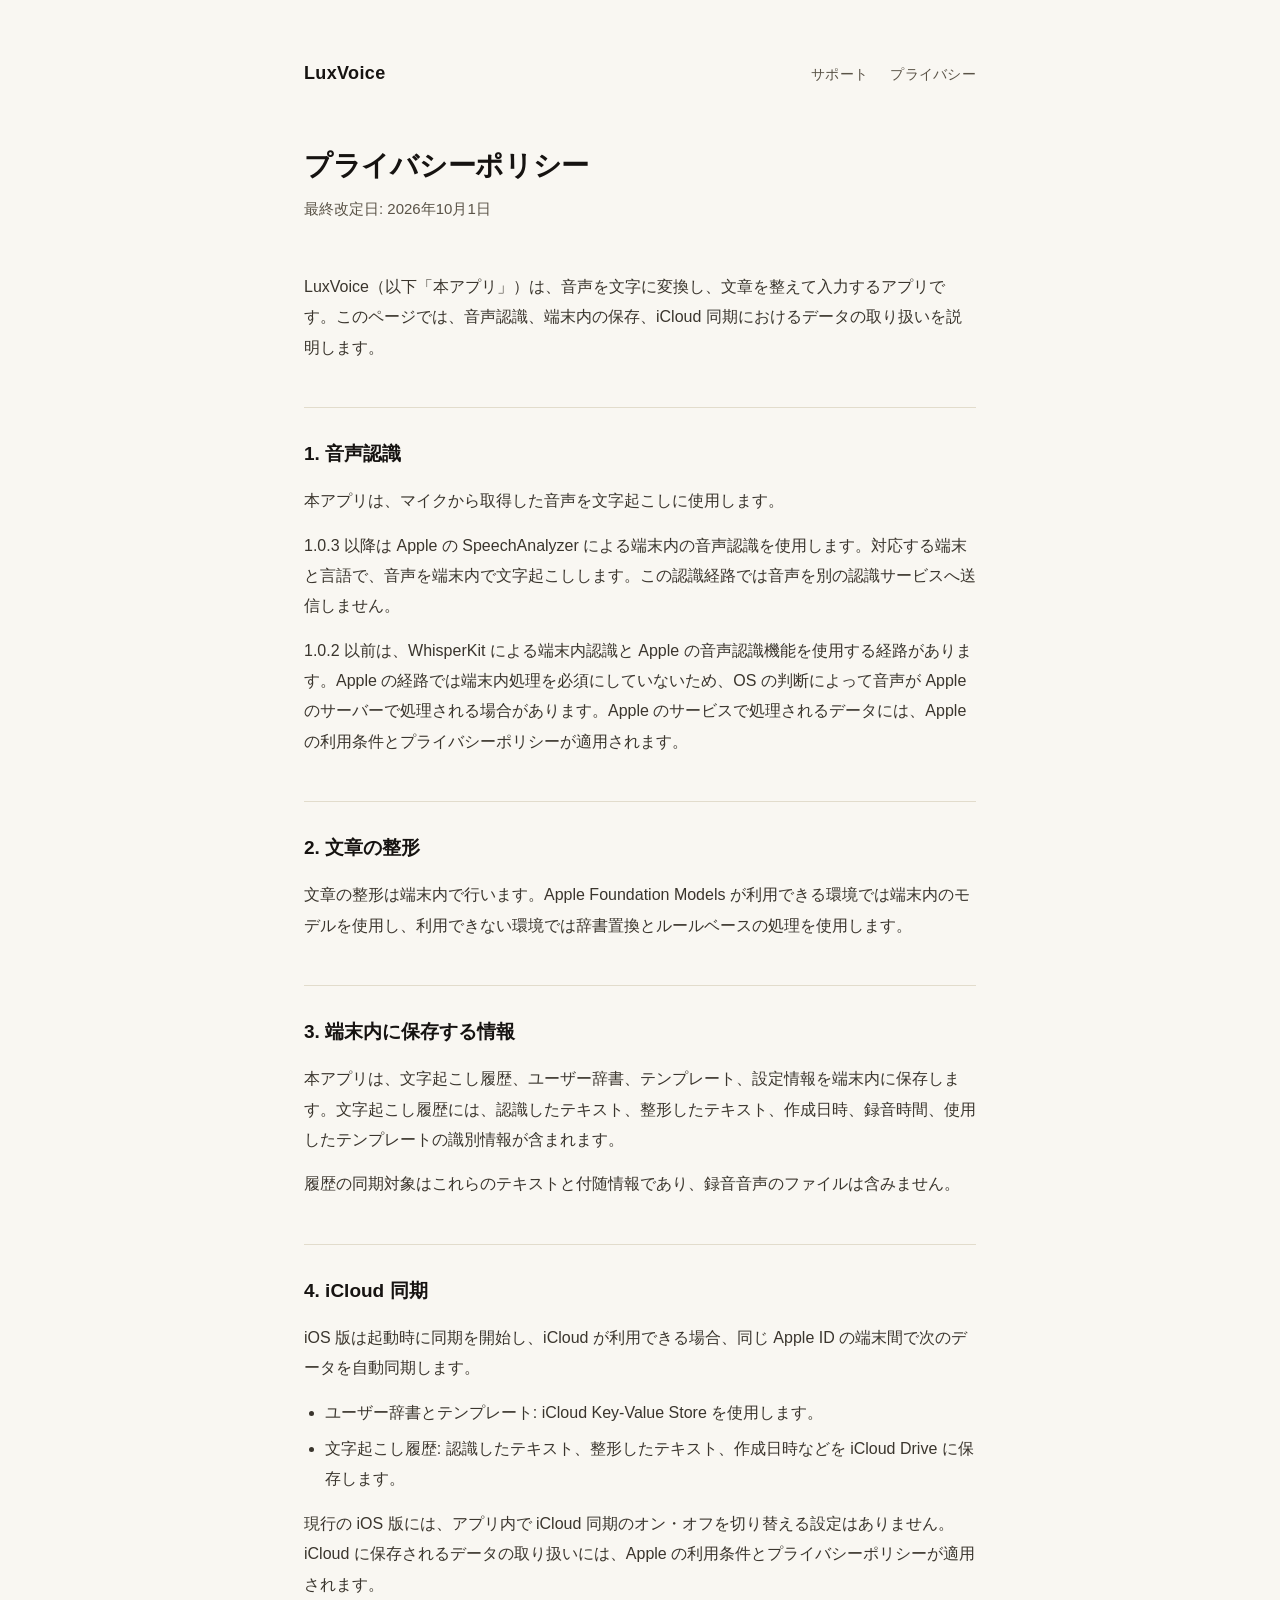
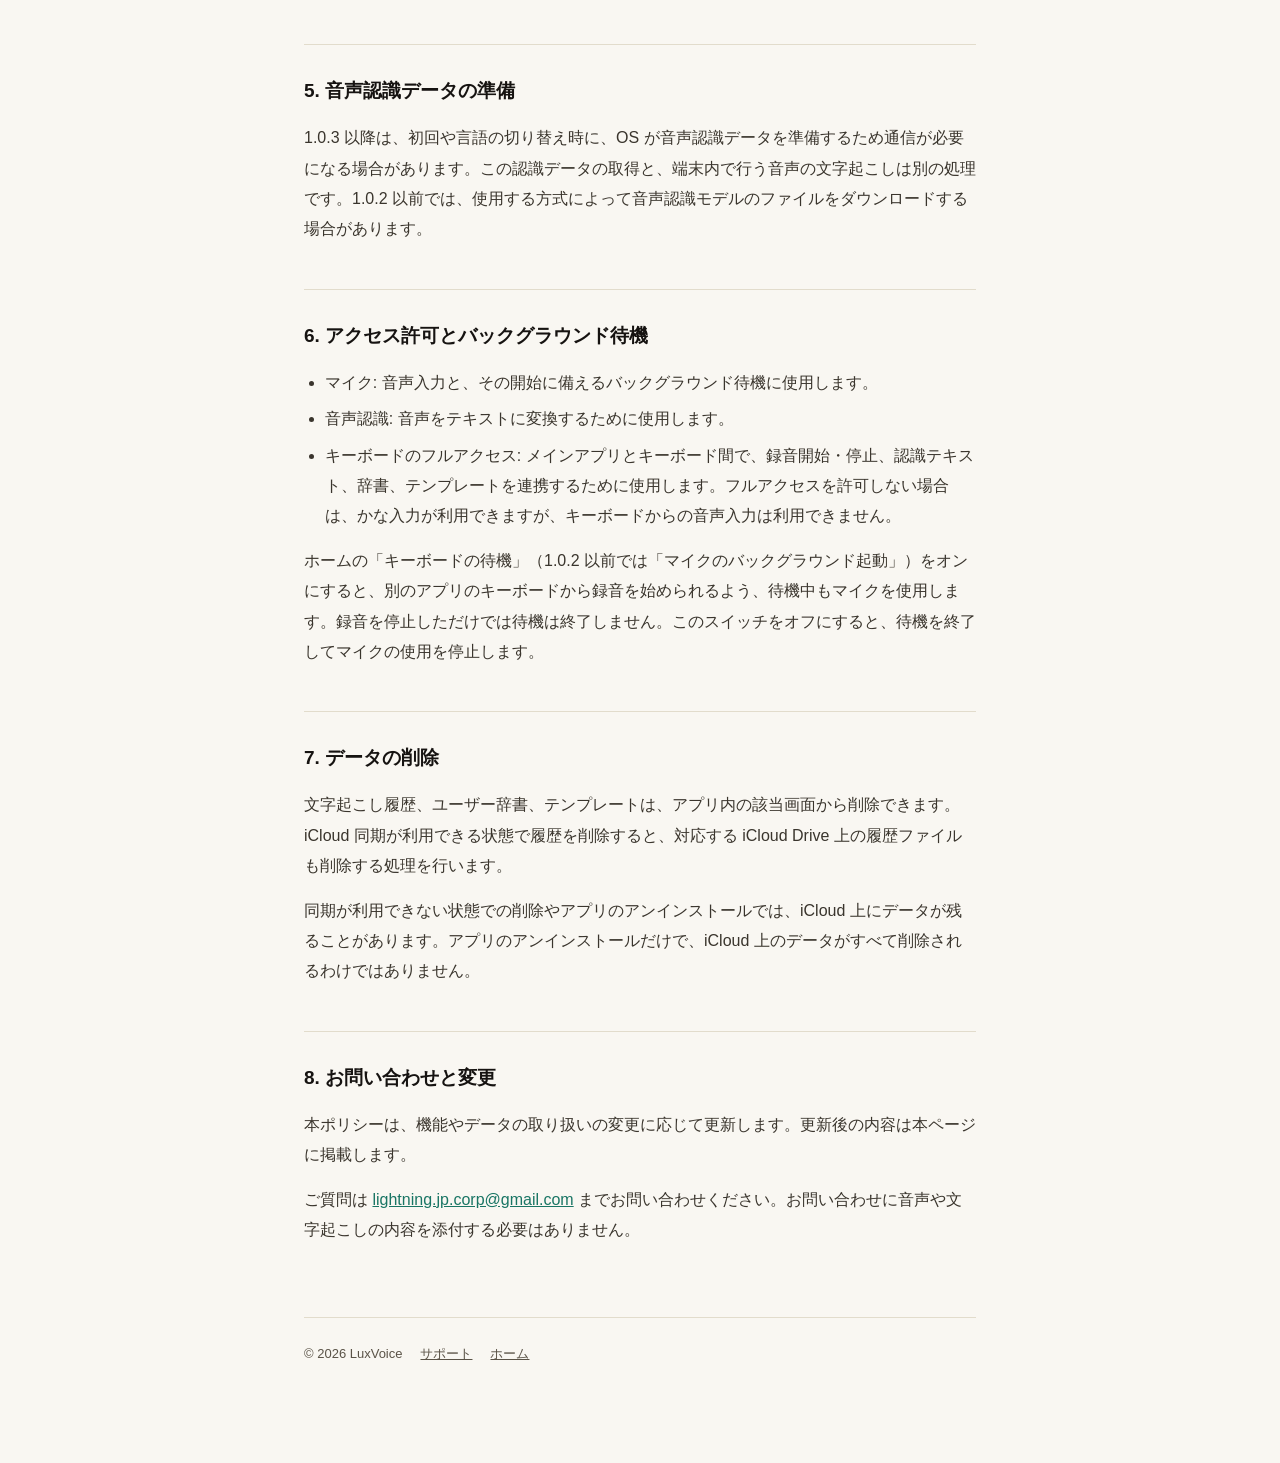
<file: privacy/index.html>
<!doctype html><html lang="ja"><head>
<meta charset="utf-8"><meta name="viewport" content="width=device-width,initial-scale=1">
<title>プライバシーポリシー — LuxVoice</title>
<link rel="stylesheet" href="../style.css">
</head><body><div class="wrap">
<header class="site"><a href="../">LuxVoice</a><nav><a href="../support/">サポート</a><a href="./">プライバシー</a></nav></header>

<h1>プライバシーポリシー</h1>

<p class="lead">最終改定日: 2026年10月1日</p>

<p>LuxVoice（以下「本アプリ」）は、音声を文字に変換し、文章を整えて入力するアプリです。このページでは、音声認識、端末内の保存、iCloud 同期におけるデータの取り扱いを説明します。</p>

<h2>1. 音声認識</h2>

<p>本アプリは、マイクから取得した音声を文字起こしに使用します。</p>

<p>1.0.3 以降は Apple の SpeechAnalyzer による端末内の音声認識を使用します。対応する端末と言語で、音声を端末内で文字起こしします。この認識経路では音声を別の認識サービスへ送信しません。</p>

<p>1.0.2 以前は、WhisperKit による端末内認識と Apple の音声認識機能を使用する経路があります。Apple の経路では端末内処理を必須にしていないため、OS の判断によって音声が Apple のサーバーで処理される場合があります。Apple のサービスで処理されるデータには、Apple の利用条件とプライバシーポリシーが適用されます。</p>

<h2>2. 文章の整形</h2>

<p>文章の整形は端末内で行います。Apple Foundation Models が利用できる環境では端末内のモデルを使用し、利用できない環境では辞書置換とルールベースの処理を使用します。</p>

<h2>3. 端末内に保存する情報</h2>

<p>本アプリは、文字起こし履歴、ユーザー辞書、テンプレート、設定情報を端末内に保存します。文字起こし履歴には、認識したテキスト、整形したテキスト、作成日時、録音時間、使用したテンプレートの識別情報が含まれます。</p>

<p>履歴の同期対象はこれらのテキストと付随情報であり、録音音声のファイルは含みません。</p>

<h2>4. iCloud 同期</h2>

<p>iOS 版は起動時に同期を開始し、iCloud が利用できる場合、同じ Apple ID の端末間で次のデータを自動同期します。</p>

<ul>
<li>ユーザー辞書とテンプレート: iCloud Key-Value Store を使用します。</li>
<li>文字起こし履歴: 認識したテキスト、整形したテキスト、作成日時などを iCloud Drive に保存します。</li>
</ul>

<p>現行の iOS 版には、アプリ内で iCloud 同期のオン・オフを切り替える設定はありません。iCloud に保存されるデータの取り扱いには、Apple の利用条件とプライバシーポリシーが適用されます。</p>

<h2>5. 音声認識データの準備</h2>

<p>1.0.3 以降は、初回や言語の切り替え時に、OS が音声認識データを準備するため通信が必要になる場合があります。この認識データの取得と、端末内で行う音声の文字起こしは別の処理です。1.0.2 以前では、使用する方式によって音声認識モデルのファイルをダウンロードする場合があります。</p>

<h2>6. アクセス許可とバックグラウンド待機</h2>

<ul>
<li>マイク: 音声入力と、その開始に備えるバックグラウンド待機に使用します。</li>
<li>音声認識: 音声をテキストに変換するために使用します。</li>
<li>キーボードのフルアクセス: メインアプリとキーボード間で、録音開始・停止、認識テキスト、辞書、テンプレートを連携するために使用します。フルアクセスを許可しない場合は、かな入力が利用できますが、キーボードからの音声入力は利用できません。</li>
</ul>

<p>ホームの「キーボードの待機」（1.0.2 以前では「マイクのバックグラウンド起動」）をオンにすると、別のアプリのキーボードから録音を始められるよう、待機中もマイクを使用します。録音を停止しただけでは待機は終了しません。このスイッチをオフにすると、待機を終了してマイクの使用を停止します。</p>

<h2>7. データの削除</h2>

<p>文字起こし履歴、ユーザー辞書、テンプレートは、アプリ内の該当画面から削除できます。iCloud 同期が利用できる状態で履歴を削除すると、対応する iCloud Drive 上の履歴ファイルも削除する処理を行います。</p>

<p>同期が利用できない状態での削除やアプリのアンインストールでは、iCloud 上にデータが残ることがあります。アプリのアンインストールだけで、iCloud 上のデータがすべて削除されるわけではありません。</p>

<h2>8. お問い合わせと変更</h2>

<p>本ポリシーは、機能やデータの取り扱いの変更に応じて更新します。更新後の内容は本ページに掲載します。</p>

<p>ご質問は <a href="mailto:lightning.jp.corp@gmail.com">lightning.jp.corp@gmail.com</a> までお問い合わせください。お問い合わせに音声や文字起こしの内容を添付する必要はありません。</p>

<footer class="site"><span>© 2026 LuxVoice</span><a href="../support/">サポート</a><a href="../">ホーム</a></footer>
</div></body></html>
</file>
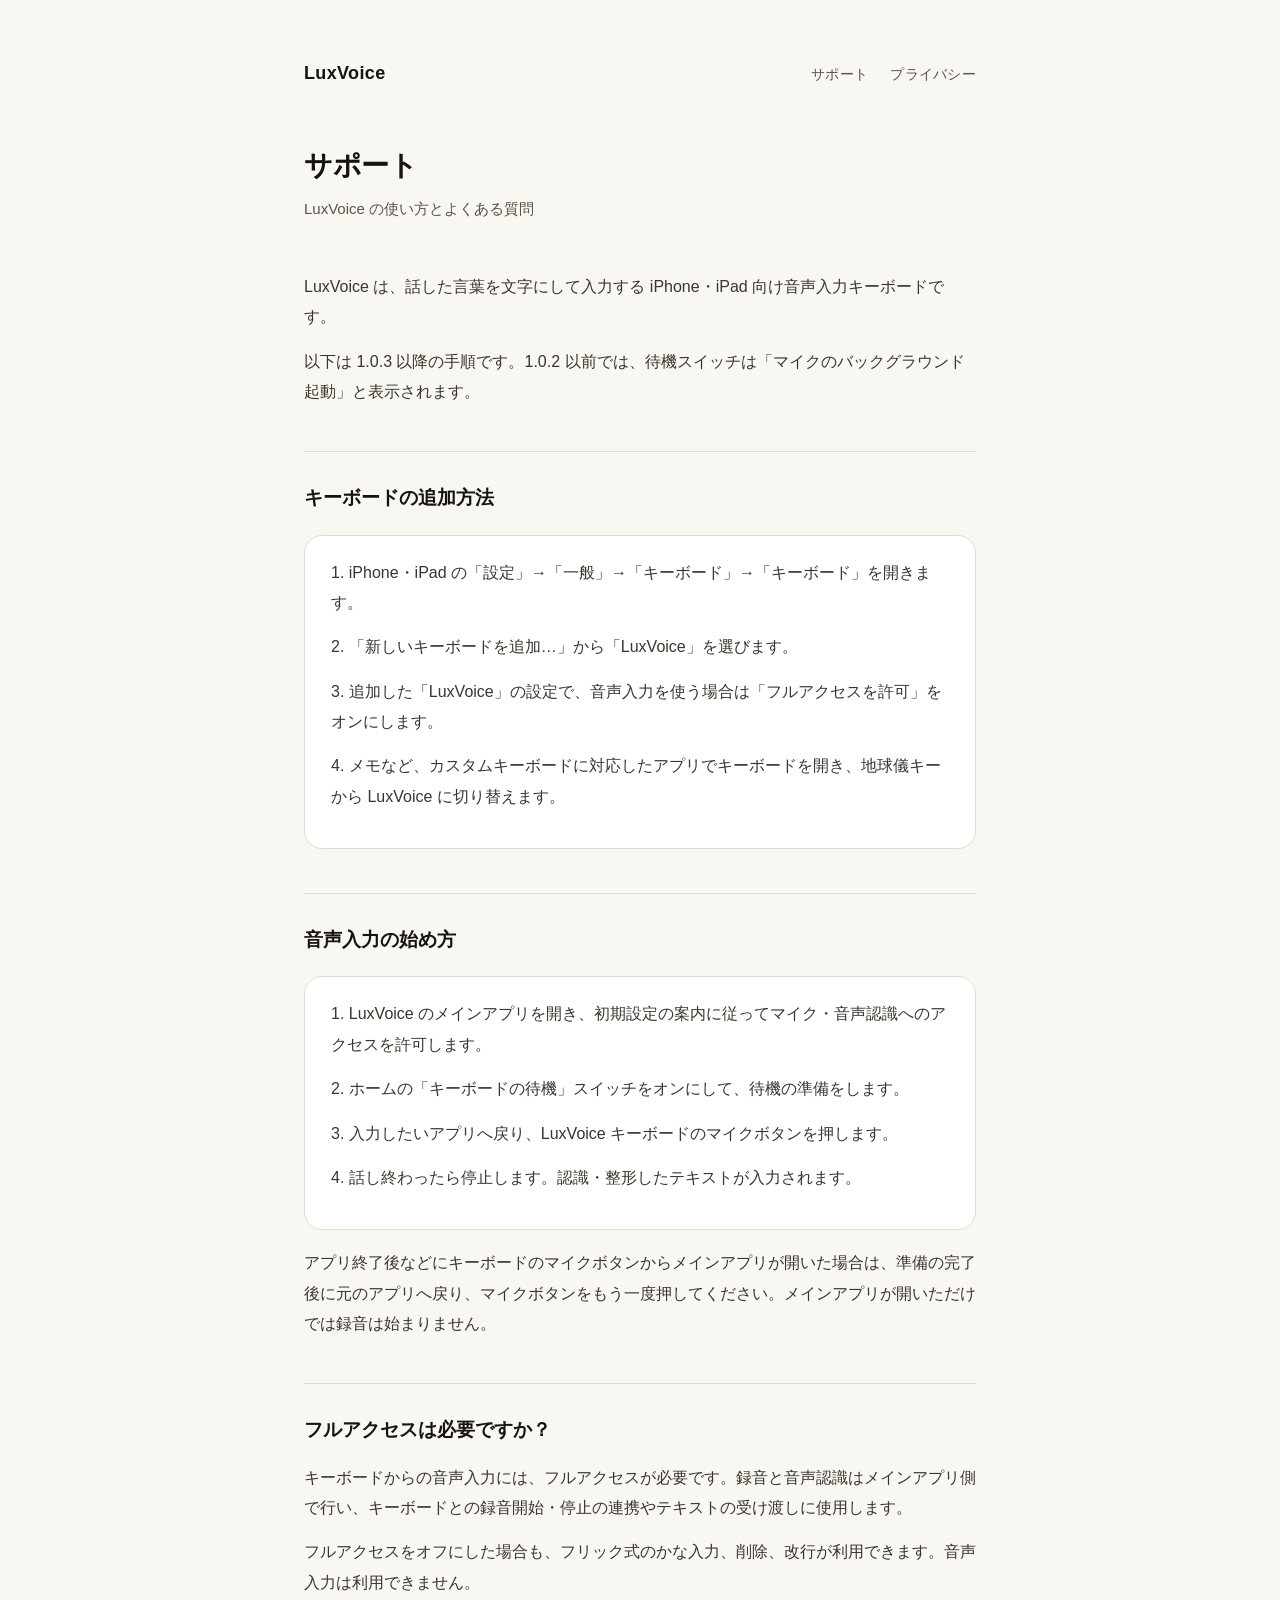
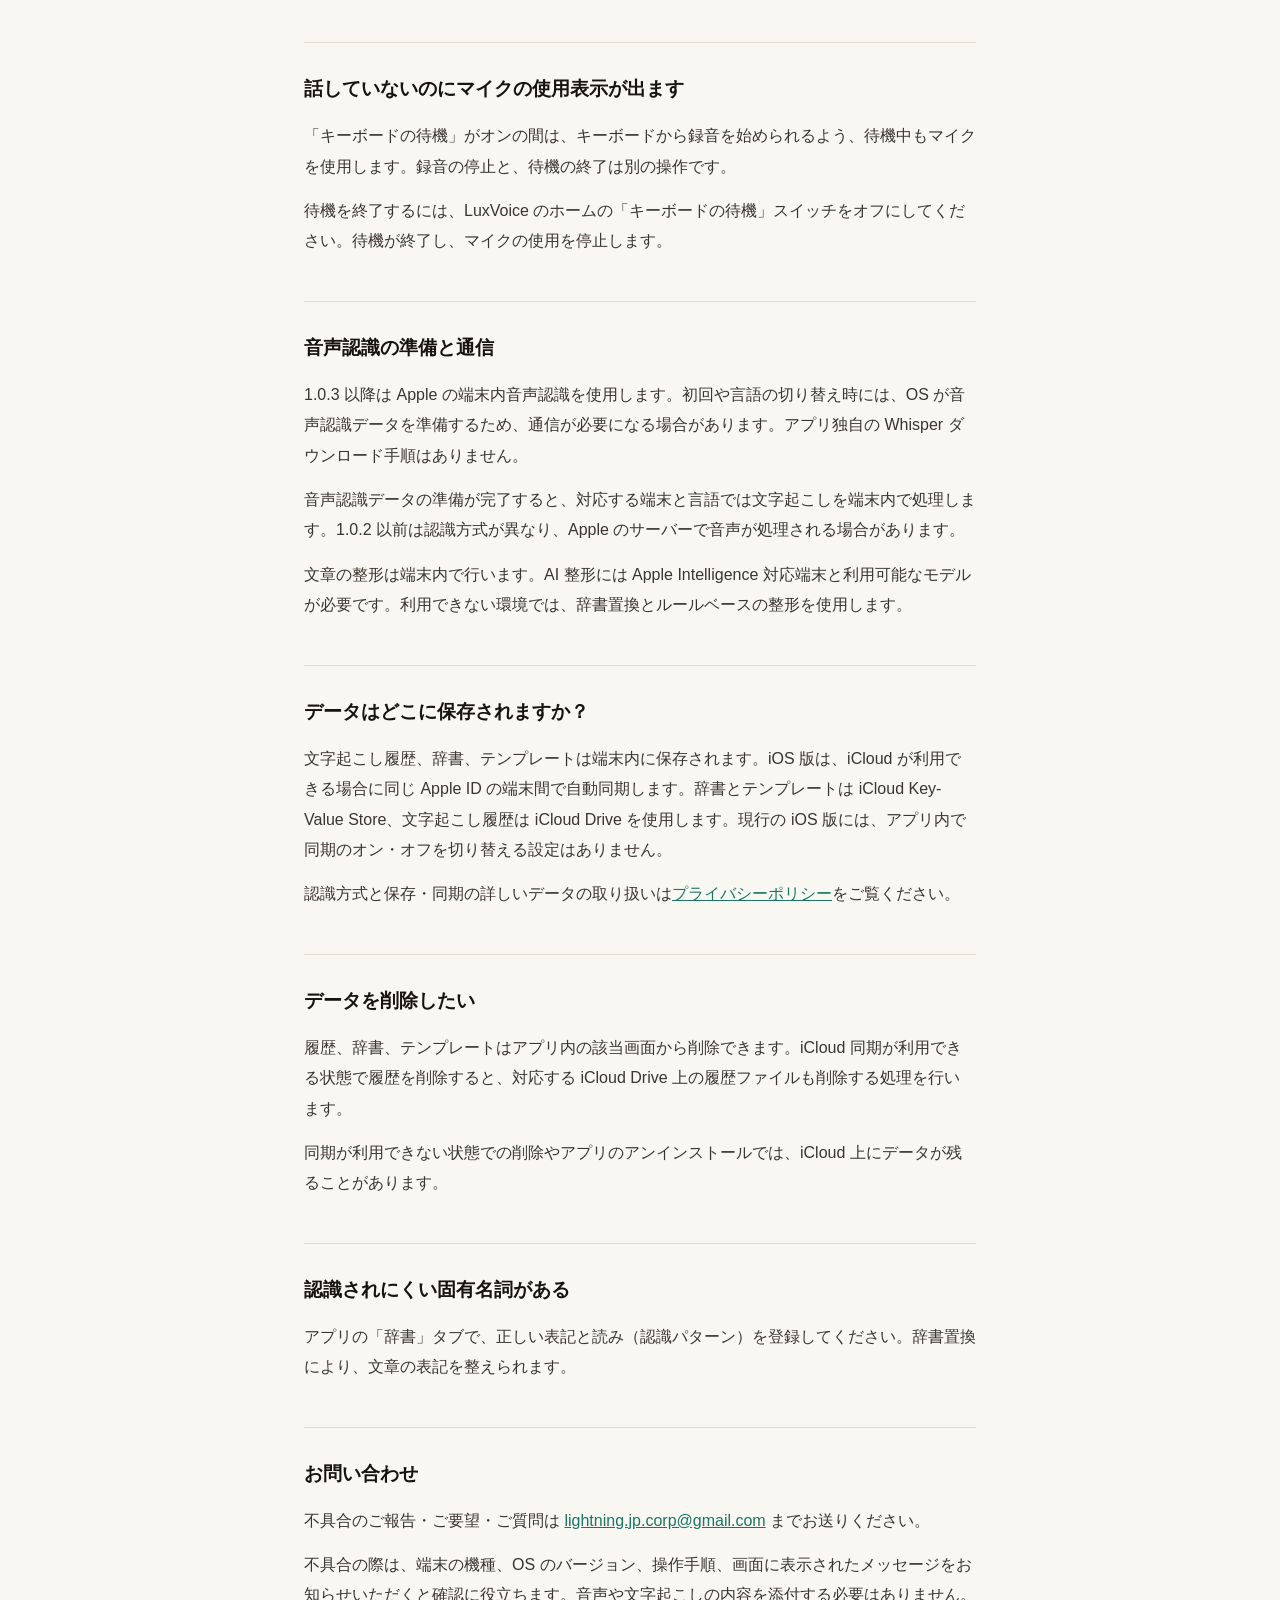
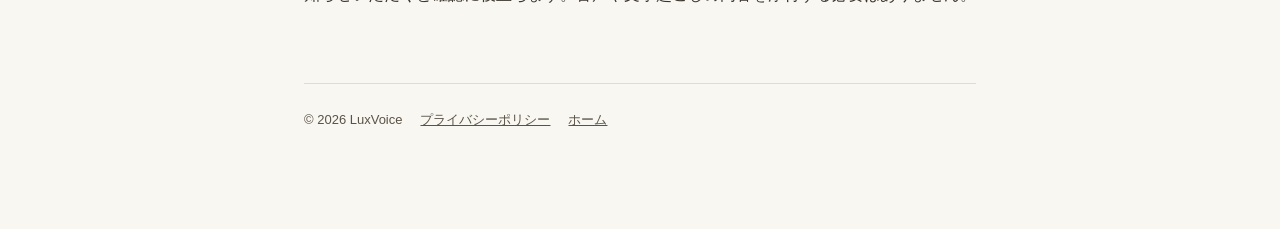
<file: support/index.html>
<!doctype html><html lang="ja"><head>
<meta charset="utf-8"><meta name="viewport" content="width=device-width,initial-scale=1">
<title>サポート — LuxVoice</title>
<link rel="stylesheet" href="../style.css">
</head><body><div class="wrap">
<header class="site"><a href="../">LuxVoice</a><nav><a href="./">サポート</a><a href="../privacy/">プライバシー</a></nav></header>

<h1>サポート</h1>

<p class="lead">LuxVoice の使い方とよくある質問</p>

<p>LuxVoice は、話した言葉を文字にして入力する iPhone・iPad 向け音声入力キーボードです。</p>

<p>以下は 1.0.3 以降の手順です。1.0.2 以前では、待機スイッチは「マイクのバックグラウンド起動」と表示されます。</p>

<h2>キーボードの追加方法</h2>

<div class="card">
<p>1. iPhone・iPad の「設定」→「一般」→「キーボード」→「キーボード」を開きます。</p>
<p>2. 「新しいキーボードを追加…」から「LuxVoice」を選びます。</p>
<p>3. 追加した「LuxVoice」の設定で、音声入力を使う場合は「フルアクセスを許可」をオンにします。</p>
<p>4. メモなど、カスタムキーボードに対応したアプリでキーボードを開き、地球儀キーから LuxVoice に切り替えます。</p>
</div>

<h2>音声入力の始め方</h2>

<div class="card">
<p>1. LuxVoice のメインアプリを開き、初期設定の案内に従ってマイク・音声認識へのアクセスを許可します。</p>
<p>2. ホームの「キーボードの待機」スイッチをオンにして、待機の準備をします。</p>
<p>3. 入力したいアプリへ戻り、LuxVoice キーボードのマイクボタンを押します。</p>
<p>4. 話し終わったら停止します。認識・整形したテキストが入力されます。</p>
</div>

<p>アプリ終了後などにキーボードのマイクボタンからメインアプリが開いた場合は、準備の完了後に元のアプリへ戻り、マイクボタンをもう一度押してください。メインアプリが開いただけでは録音は始まりません。</p>

<h2>フルアクセスは必要ですか？</h2>

<p>キーボードからの音声入力には、フルアクセスが必要です。録音と音声認識はメインアプリ側で行い、キーボードとの録音開始・停止の連携やテキストの受け渡しに使用します。</p>

<p>フルアクセスをオフにした場合も、フリック式のかな入力、削除、改行が利用できます。音声入力は利用できません。</p>

<h2>話していないのにマイクの使用表示が出ます</h2>

<p>「キーボードの待機」がオンの間は、キーボードから録音を始められるよう、待機中もマイクを使用します。録音の停止と、待機の終了は別の操作です。</p>

<p>待機を終了するには、LuxVoice のホームの「キーボードの待機」スイッチをオフにしてください。待機が終了し、マイクの使用を停止します。</p>

<h2>音声認識の準備と通信</h2>

<p>1.0.3 以降は Apple の端末内音声認識を使用します。初回や言語の切り替え時には、OS が音声認識データを準備するため、通信が必要になる場合があります。アプリ独自の Whisper ダウンロード手順はありません。</p>

<p>音声認識データの準備が完了すると、対応する端末と言語では文字起こしを端末内で処理します。1.0.2 以前は認識方式が異なり、Apple のサーバーで音声が処理される場合があります。</p>

<p>文章の整形は端末内で行います。AI 整形には Apple Intelligence 対応端末と利用可能なモデルが必要です。利用できない環境では、辞書置換とルールベースの整形を使用します。</p>

<h2>データはどこに保存されますか？</h2>

<p>文字起こし履歴、辞書、テンプレートは端末内に保存されます。iOS 版は、iCloud が利用できる場合に同じ Apple ID の端末間で自動同期します。辞書とテンプレートは iCloud Key-Value Store、文字起こし履歴は iCloud Drive を使用します。現行の iOS 版には、アプリ内で同期のオン・オフを切り替える設定はありません。</p>

<p>認識方式と保存・同期の詳しいデータの取り扱いは<a href="../privacy/">プライバシーポリシー</a>をご覧ください。</p>

<h2>データを削除したい</h2>

<p>履歴、辞書、テンプレートはアプリ内の該当画面から削除できます。iCloud 同期が利用できる状態で履歴を削除すると、対応する iCloud Drive 上の履歴ファイルも削除する処理を行います。</p>

<p>同期が利用できない状態での削除やアプリのアンインストールでは、iCloud 上にデータが残ることがあります。</p>

<h2>認識されにくい固有名詞がある</h2>

<p>アプリの「辞書」タブで、正しい表記と読み（認識パターン）を登録してください。辞書置換により、文章の表記を整えられます。</p>

<h2>お問い合わせ</h2>

<p>不具合のご報告・ご要望・ご質問は <a href="mailto:lightning.jp.corp@gmail.com">lightning.jp.corp@gmail.com</a> までお送りください。</p>

<p>不具合の際は、端末の機種、OS のバージョン、操作手順、画面に表示されたメッセージをお知らせいただくと確認に役立ちます。音声や文字起こしの内容を添付する必要はありません。</p>

<footer class="site"><span>© 2026 LuxVoice</span><a href="../privacy/">プライバシーポリシー</a><a href="../">ホーム</a></footer>
</div></body></html>
</file>
<file: style.css>
/* LuxVoice site — paper-white brand (DESIGN.md v2.1) */
:root{
  --paper:#F9F7F2;--paper-bright:#FDFCF8;--subtle:#EFECE3;--surface:#FFFFFF;
  --hairline:#E2DCCC;--ink:#161311;--ink2:#3A352D;--muted:#5A5347;
  --teal:#1F8E81;--teal-strong:#197564;--teal-deep:#2E665B;--faint:#E0F1ED;
}
*{margin:0;padding:0;box-sizing:border-box;}
body{background:var(--paper);color:var(--ink2);
  font-family:'Hiragino Sans','Hiragino Kaku Gothic ProN','Helvetica Neue',sans-serif;
  font-size:16px;line-height:1.9;-webkit-font-smoothing:antialiased;}
.wrap{max-width:720px;margin:0 auto;padding:56px 24px 96px;}
header.site{display:flex;align-items:baseline;gap:14px;margin-bottom:56px;}
header.site a{font-weight:600;color:var(--ink);text-decoration:none;font-size:18px;letter-spacing:.02em;}
header.site nav{margin-left:auto;display:flex;gap:22px;}
header.site nav a{font-size:14px;color:var(--muted);font-weight:500;}
header.site nav a:hover{color:var(--teal-strong);}
h1{font-size:28px;font-weight:600;color:var(--ink);line-height:1.4;margin-bottom:10px;letter-spacing:-.01em;}
.lead{color:var(--muted);font-size:15px;margin-bottom:48px;}
h2{font-size:19px;font-weight:600;color:var(--ink);margin:44px 0 14px;padding-top:28px;border-top:1px solid var(--hairline);}
p{margin-bottom:14px;}
ul{margin:0 0 14px 1.3em;}
li{margin-bottom:6px;}
strong{color:var(--ink);font-weight:600;}
a{color:var(--teal-strong);}
.card{background:var(--surface);border:1px solid var(--hairline);border-radius:18px;padding:22px 26px;margin:18px 0;}
.badge{display:inline-flex;align-items:center;gap:8px;background:var(--faint);color:var(--teal-strong);
  font-size:13px;font-weight:600;padding:6px 14px;border-radius:999px;margin-bottom:24px;}
footer.site{margin-top:72px;padding-top:24px;border-top:1px solid var(--hairline);
  font-size:13px;color:var(--muted);display:flex;gap:18px;flex-wrap:wrap;}
footer.site a{color:var(--muted);}
.hero{padding:48px 0 8px;}
.hero h1{font-size:34px;}
.hero .tagline{font-size:17px;color:var(--muted);margin:14px 0 36px;}
.btns{display:flex;gap:14px;flex-wrap:wrap;}
.btn{display:inline-block;padding:12px 26px;border-radius:999px;text-decoration:none;font-weight:600;font-size:15px;}
.btn.primary{background:var(--teal);color:#fff;}
.btn.ghost{border:1px solid var(--hairline);color:var(--ink2);background:var(--surface);}
</file>
